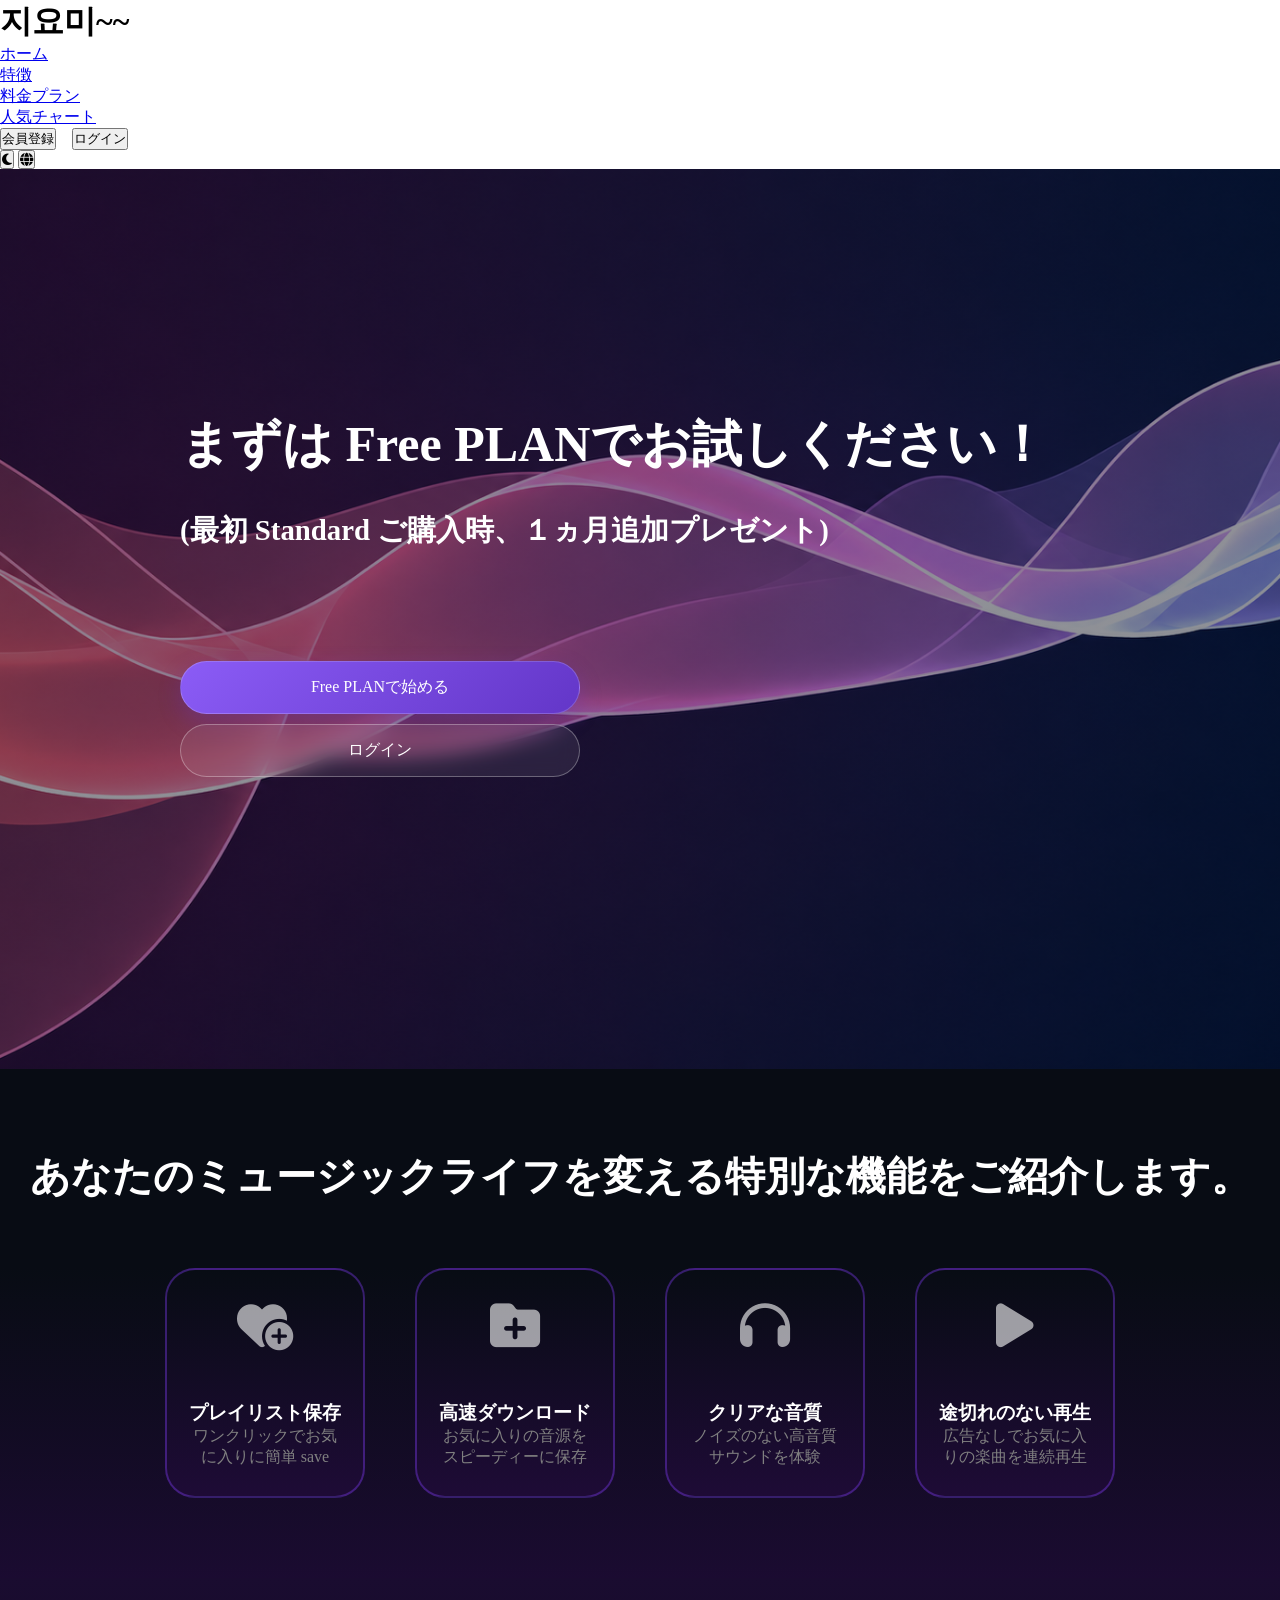
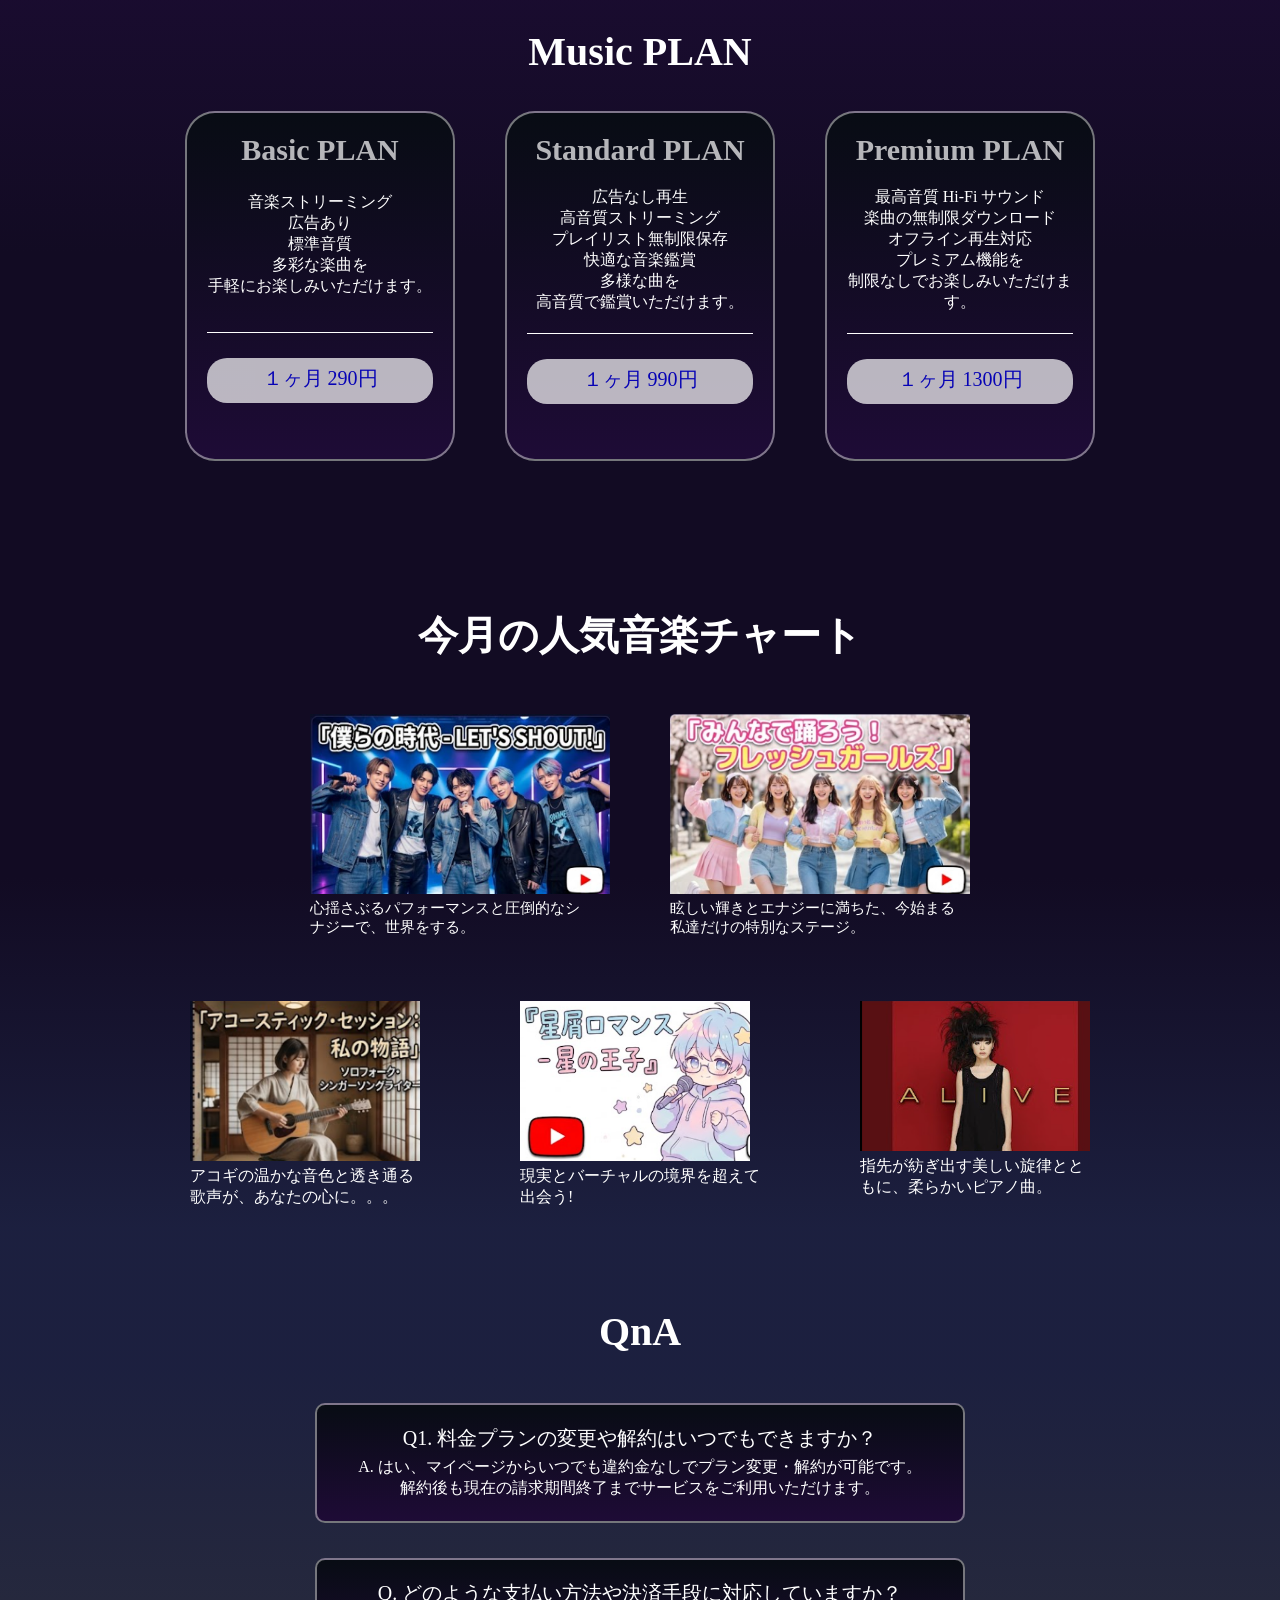
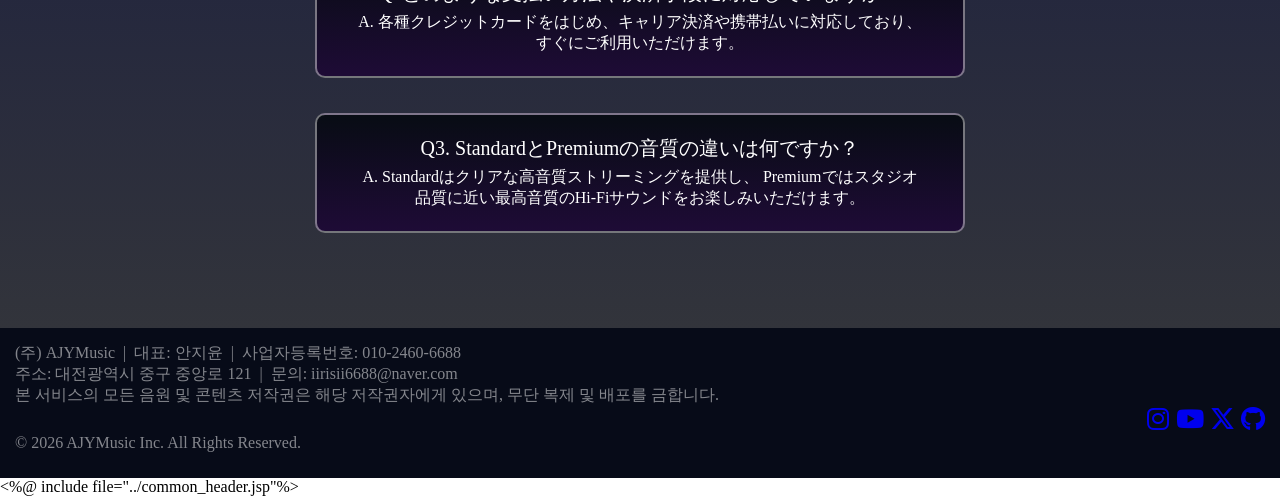
<file: 안지윤_개인프로젝트/src/main/webapp/index.html>
<!DOCTYPE html>
<html>
<head>
<meta charset="UTF-8">
<link rel="stylesheet"
	href="https://cdnjs.cloudflare.com/ajax/libs/font-awesome/6.5.2/css/all.min.css">
<title>Track27 안지윤</title>
<link href="main.css" rel="stylesheet">
<script src="member/login_function.js" defer></script> <!-- 기능가져와서쓸때 링크걸어줘야됨 -->
</head>
<body>

	<header id="header">

		<div class="logo">
			<h1>지요미~~</h1>
		</div>

		<nav class="menu">
			<ul>
				<li><a href="#">ホーム</a></li>
				<li><a href="#">特徴</a></li>
				<li><a href="#">料金プラン</a></li>
				<li><a href="#">人気チャート</a></li>
			</ul>
		</nav>

		<div class="right-menu">

			<div class="memberLogin">


				<button class="join">会員登録</button>
				&nbsp;&nbsp;
				<button class="login">ログイン</button>
			</div>

			<button class="darkmood_moon" type="button">
				<i class="fa-solid fa-moon"></i>
			</button>
			<button class="change_lenguage" type="button">
				<i class="fa-solid fa-globe"></i>
			</button>


		</div>

	</header>
	<section id="hero">
		<div class="title">
			<h1 class="title_1">まずは Free PLANでお試しください！</h1>
			<p>(最初 Standard ご購入時、１ヵ月追加プレゼント)</p>
		</div>

		<button class="button_1">Free PLANで始める</button>
		<button class="button_2">ログイン</button>

	</section>








	<section id="features">
		<!-- 기능 -->


		<div class="box_0">
			<h2>あなたのミュージックライフを変える特別な機能をご紹介します。</h2>
		</div>
		<div class="box_container">

			<div class="box_1">

				<div class="features_icon">
					<i class="fa-solid fa-heart-circle-plus"></i>
				</div>
				<h3>プレイリスト保存</h3>
				<p>ワンクリックでお気に入りに簡単 save</p>
			</div>

			<div class="box_1">

				<div class="features_icon">
					<i class="fa-solid fa-folder-plus"></i>
				</div>
				<h3>高速ダウンロード</h3>
				<p>お気に入りの音源をスピーディーに保存</p>
			</div>

			<div class="box_1">

				<div class="features_icon">
					<i class="fa-solid fa-headphones"></i>
				</div>
				<h3>クリアな音質</h3>
				<p>ノイズのない高音質サウンドを体験</p>
			</div>

			<div class="box_1">

				<div class="features_icon">
					<i class="fa-solid fa-play"></i>
				</div>
				<h3>途切れのない再生</h3>
				<p>広告なしでお気に入りの楽曲を連続再生</p>
			</div>

		</div>
	</section>





	<section id="pricing">
		<h1>Music PLAN</h1>
		<div class="pricing_container">

			<div class="pricing_box_1">


				<h3>Basic PLAN</h3>
				<div class="pricing_title">
					<p>音楽ストリーミング</p>
					<p>広告あり</p>
					<p>標準音質</p>
					<p>多彩な楽曲を</p>
					<p>手軽にお楽しみいただけます。</p>
				</div>

				<div class="price">
					<a href="#">１ヶ月 290円</a>
				</div>
			</div>

			<div class="pricing_box_1">


				<h3>Standard PLAN</h3>
				<div class="pricing_title2">
					<p>広告なし再生</p>
					<p>高音質ストリーミング</p>
					<p>プレイリスト無制限保存</p>
					<p>快適な音楽鑑賞</p>
					<p>多様な曲を</p>
					<p>高音質で鑑賞いただけます。</p>

				</div>
				<div class="price">
					<a href="#">１ヶ月 990円</a>
				</div>
			</div>

			<div class="pricing_box_1">


				<h3>Premium PLAN</h3>
				<div class="pricing_title3">
					<p>最高音質 Hi-Fi サウンド</p>
					<p>楽曲の無制限ダウンロード</p>
					<p>オフライン再生対応</p>
					<p>プレミアム機能を</p>
					<p>制限なしでお楽しみいただけます。</p>
				</div>

				<div class="price">
					<a href="#">１ヶ月 1300円</a>
				</div>

			</div>

		</div>

	</section>


	<section id="popular">


		<h1>今月の人気音楽チャート</h1>
		<div class="popular_container">

			<div>
				<div class="popular_box_1"></div>
				<p>
					心揺さぶるパフォーマンスと圧倒的なシ<br>ナジーで、世界をする。
				</p>
			</div>

			<div>
				<div class="popular_box_2"></div>
				<p>
					眩しい輝きとエナジーに満ちた、今始まる<br>私達だけの特別なステージ。
				</p>
			</div>
		</div>





		<div class="popular_container_2">
			<div>
				<div class="popular_box_3"></div>
				<p>
					アコギの温かな音色と透き通る<br>歌声が、あなたの心に。。。
				</p>
			</div>
			<div>
				<div class="popular_box_4"></div>
				<p>
					現実とバーチャルの境界を超えて<br>出会う!
				</p>
			</div>
			<div>
				<div class="popular_box_5"></div>
				<p>
					指先が紡ぎ出す美しい旋律とと<br>もに、柔らかいピアノ曲。
				</p>
			</div>
		</div>


	</section>



	<section id="Qna">
		<h1>QnA</h1>
		<div class="qna_container">

			<div class="question_1">
				<p class="question_font">Q1. 料金プランの変更や解約はいつでもできますか？</p>

				<div class="answer_1">
					<p>A. はい、マイページからいつでも違約金なしでプラン変更・解約が可能です。
						解約後も現在の請求期間終了までサービスをご利用いただけます。</p>

				</div>
			</div>

			<div class="question_1">
				<p class="question_font">Q. どのような支払い方法や決済手段に対応していますか？</p>

				<div class="answer_1">
					<p>A. 各種クレジットカードをはじめ、キャリア決済や携帯払いに対応しており、すぐにご利用いただけます。</p>

				</div>
			</div>
			<div class="question_1">
				<p class="question_font">Q3. StandardとPremiumの音質の違いは何ですか？</p>

				<div class="answer_1">
					<p>A. Standardはクリアな高音質ストリーミングを提供し、
						Premiumではスタジオ品質に近い最高音質のHi-Fiサウンドをお楽しみいただけます。</p>

				</div>
			</div>


		</div>



	</section>


	<footer id="footer">
		<div class="footer_info">
			<p>(주) AJYMusic &nbsp;|&nbsp; 대표: 안지윤 &nbsp;|&nbsp; 사업자등록번호:
				010-2460-6688</p>
			<p>주소: 대전광역시 중구 중앙로 121 &nbsp;|&nbsp; 문의: iirisii6688@naver.com</p>
			<p class="notice">본 서비스의 모든 음원 및 콘텐츠 저작권은 해당 저작권자에게 있으며, 무단 복제 및
				배포를 금합니다.</p>
		</div>
		<div class="footer_social">
			<a href="#" aria-label="Instagram"><i
				class="fa-brands fa-instagram"></i></a> <a href="#" aria-label="YouTube"><i
				class="fa-brands fa-youtube"></i></a> <a href="#" aria-label="X-Twitter"><i
				class="fa-brands fa-x-twitter"></i></a> <a href="#" aria-label="Github"><i
				class="fa-brands fa-github"></i></a>
		</div>

		<!-- 하단: 저작권 문구 -->
		<div class="footer_bottom">
			<p>© 2026 AJYMusic Inc. All Rights Reserved.</p>
		</div>



	</footer>

	<%@ include file="../common_header.jsp"%>
</body>
</html>
</file>
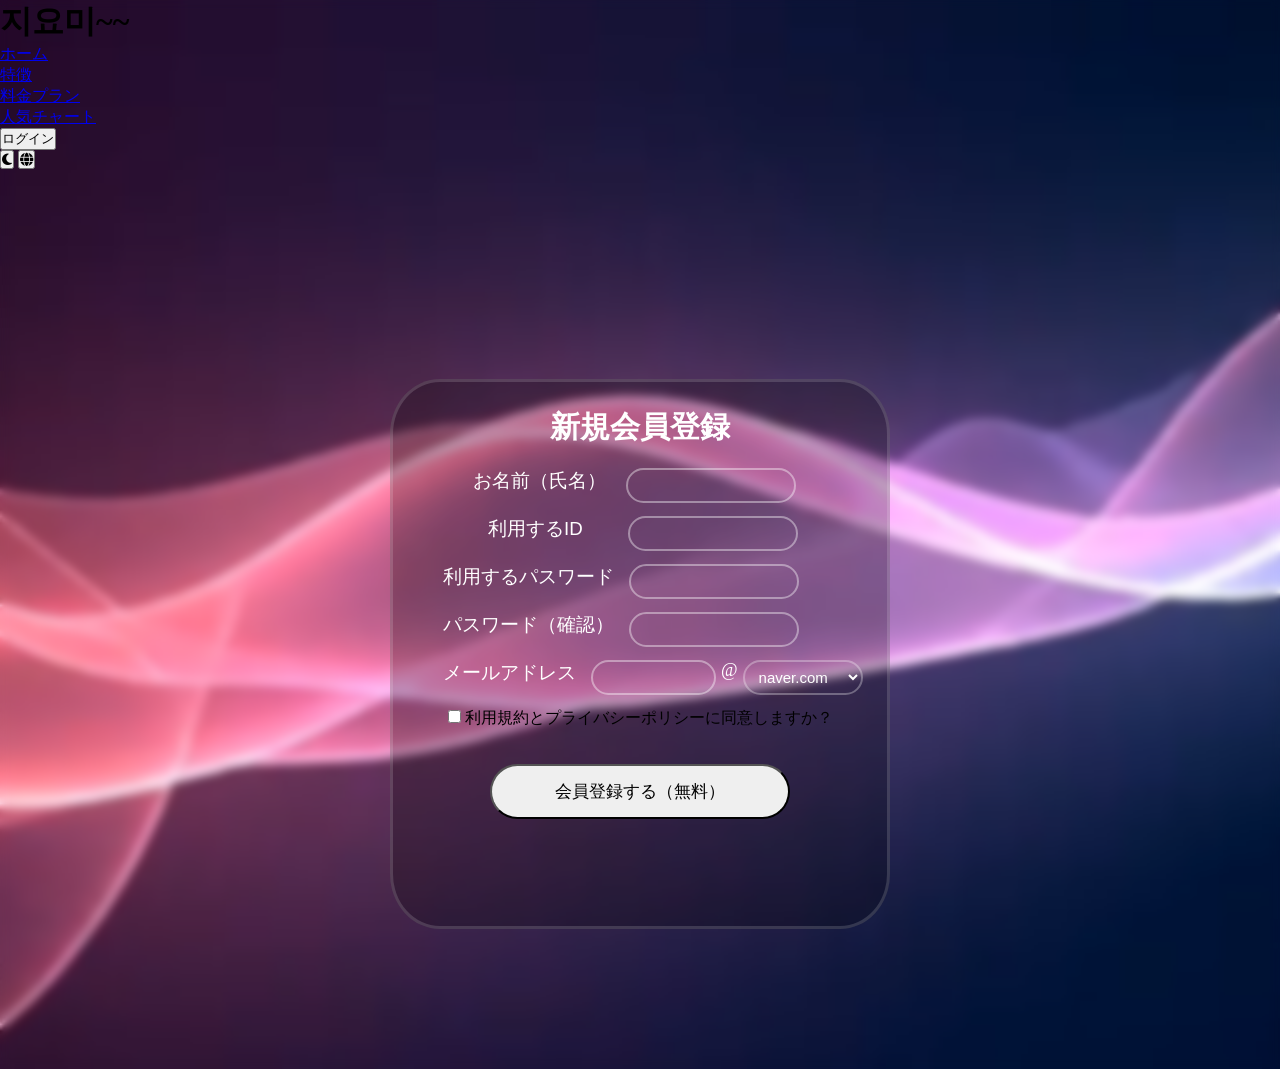
<file: 안지윤_개인프로젝트/src/main/webapp/member/member_join.html>
<!DOCTYPE html>
<html>
<head>
<meta charset="UTF-8">
<link rel="stylesheet"
	href="https://cdnjs.cloudflare.com/ajax/libs/font-awesome/6.5.2/css/all.min.css">
<title>Track27 안지윤</title>
<title>Insert title here</title>
<link href="member.css" rel="stylesheet">
</head>
<body>

<header id="header">

		<div class="logo">
			<h1>지요미~~</h1>
		</div>

		<nav class="menu">
			<ul>
				<li><a href="../index.jsp">ホーム</a></li>
				<li><a href="#">特徴</a></li>
				<li><a href="#">料金プラン</a></li>
				<li><a href="#">人気チャート</a></li>
			</ul>
		</nav>

		<div class="right-menu">

			<div class="memberLogin">


				
				<button class="login">ログイン</button>
			</div>

			<button class="darkmood_moon" type="button">
				<i class="fa-solid fa-moon"></i>
			</button>
			<button class="change_lenguage" type="button">
				<i class="fa-solid fa-globe"></i>
			</button>


		</div>
</header>

<section id="join_section">

<div class="join_container">

<h1>新規会員登録</h1>

<div class="join_question">

<div class="join_group">

<h3 class="namebox">お名前（氏名）</h3>
<input type ="text" class="name_input">
</div>

<div class="join_group">
<h3 class="idbox">利用するID </h3>
<input type ="text" class="id_input">
</div>

<div class="join_group">
<h3 >利用するパスワード</h3>
<input type ="password" class="password_input">
</div>

<div class="join_group">
<h3>パスワード（確認）</h3>
<input type ="password" class="password_input">
</div>


<!-- <div class="join_group">
<h3 class="tellbox">電話番号</h3>
<input type="text" class="tell_input">

</div> -->


<div class="join_group">
<h3>メールアドレス</h3>
<input type="text" class="mail_input">
<span class="address_sign">@</span>
<select class="mail_addre">
<option>naver.com</option>
<option>daum.net</option>
<option>google.com</option>

</select>
</div>
<!-- <h3>PLAN選択</h3>
<input type="radio" class="plan_input">Basic PLAN
<input type="radio" class="plan_input">Standard PLAN
<input type="radio" class="plan_input">Premium PLAN -->
</div>


<input type="checkbox" class="check_info">
<span class="info_text">利用規約とプライバシーポリシーに同意しますか？</span>

<div class="join_button">
<button type="button">
会員登録する（無料）
</button>
</div>



</div>

   </section>

</body>

</html>
</file>
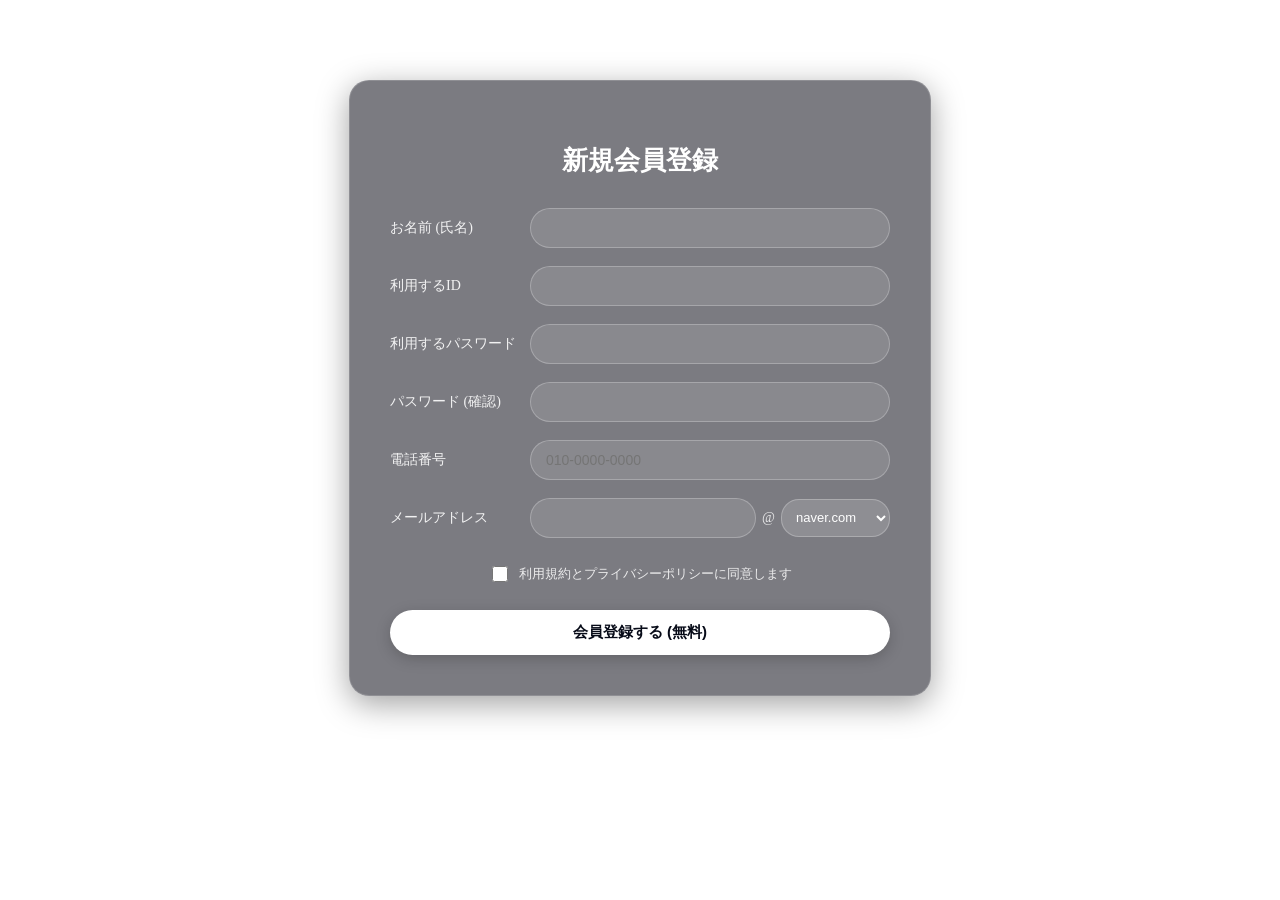
<file: 안지윤_개인프로젝트/src/main/webapp/member/member_join2.html>
<!DOCTYPE html>
<html>
<head>
<meta charset="UTF-8">
<link rel="stylesheet"
	href="https://cdnjs.cloudflare.com/ajax/libs/font-awesome/6.5.2/css/all.min.css">
<title>Track27 안지윤</title>
<title>Insert title here</title>
<link href="member2.css" rel="stylesheet">
</head>
<body>
<div class="join_container">
	<h2>新規会員登録</h2>

	<form action="#" method="post">
		<!-- 이름 -->
		<div class="form_group">
			<label for="userName">お名前 (氏名)</label>
			<input type="text" id="userName" class="input_style" required>
		</div>

		<!-- 아이디 -->
		<div class="form_group">
			<label for="userId">利用するID</label>
			<input type="text" id="userId" class="input_style" required>
		</div>

		<!-- 비밀번호 -->
		<div class="form_group">
			<label for="userPw">利用するパスワード</label>
			<input type="password" id="userPw" class="input_style" required>
		</div>

		<!-- 비밀번호 확인 -->
		<div class="form_group">
			<label for="userPwConfirm">パスワード (確認)</label>
			<input type="password" id="userPwConfirm" class="input_style" required>
		</div>

		<!-- 전화번호 -->
		<div class="form_group">
			<label for="userPhone">電話番号</label>
			<input type="tel" id="userPhone" class="input_style" placeholder="010-0000-0000">
		</div>

		<!-- 이메일 -->
		<div class="form_group">
			<label>メールアドレス</label>
			<div class="email_group">
				<input type="text" class="input_style email_input">
				<span class="email_at">@</span>
				<select class="email_select">
					<option value="naver.com">naver.com</option>
					<option value="gmail.com">gmail.com</option>
					<option value="yahoo.co.jp">yahoo.co.jp</option>
					<option value="direct">直接入力</option>
				</select>
			</div>
		</div>

		<!-- 약관 동의 -->
		<label class="agree_group">
			<input type="checkbox" required>
			<span>利用規約とプライバシーポリシーに同意します</span>
		</label>

		<!-- 등록 버튼 -->
		<div class="submit_btn_box">
			<button type="submit" class="submit_btn">会員登録する (無料)</button>
		</div>
	</form>
</div>
</body>
</html>
</file>
<file: 안지윤_개인프로젝트/src/main/webapp/main.css>
@charset "UTF-8";

* {
	margin: 0;
	padding: 0;
	box-sizing: border-box;
}


.container {
	
	width: 100%;
	max-width: 1000px;
	height: 100%;
	margin: 0 auto;
	border: 2px dashed red; /* 컨테이너 확인용 */
}

/* #header {
	width: 100%;
	height: 70px;
	background: #070b18;
	display: flex;
	align-items: center;
	padding: 0 35px;
	position: fixed;
	top: 0;
	left: 0;
	z-index: 1000;
}
#header h1 {
	color: white;
}

.darkmood_moon {
	background: none;
	border: none;
	cursor: pointer;
	font-size: 1.2rem;
	color: #f1c40f; 항상 노란색으로 고정
	padding: 5px 10px;
}

.change_lenguage {
	background: none;
	border: none;
	cursor: pointer;
	font-size: 1.2rem;
	color: #1da1f2;
	padding: 5px 10px;
}

.memberLogin {
	display: flex;
}

.join {
	
	width: 95px;
	height: 50px;
	padding: 12px 10px 10px 12px;
	background-color: white;
	border-radius: 50px;
	text-align:center;
	font-family: "Yu Gothic UI";
	color: white;
	background-color: rgba(50, 10, 92);
	border-color: gray;
	cursor:pointer;
	border : 1px solid gray;
}

.login {
	width: 95px;
	height: 50px;
	padding: 12px 10px 10px 12px;
	background-color: white;
	border-radius: 50px;
	text-align: center;
	font-family: "Yu Gothic UI";
	color: white;
	background-color: rgba(50, 10, 92);
	margin-top: 0px;
	border: 1px solid gray;
	cursor: pointer;
}

.login:hover, .join:hover {
	background-color: #9665cf;
	color: black;
	border: 1px solid white;
}

.logo {
	flex: 1;
}

.menu {
	flex: 1;
	display: flex;
	justify-content: center;
}

.menu ul {
	display: flex;
	gap: 60px;
	list-style: none;
}

.menu a {
	text-decoration: none;
	color: white;
}

.right-menu {
	flex: 1;
	display: flex;
	justify-content: flex-end;
	align-items: center;
	gap: 25px;
}
 */
 
 html {
    scroll-behavior: smooth;
}
 #features{scroll-margin-top: 90px;}
#pricing {
    scroll-margin-top: 90px;
}
 
.logo a {
    text-decoration: none;
    color: white;
}

.logo a:visited {
    color: white;
}

.logo a:hover {
    text-decoration: none;
}

.logo a:active {
    color: white;
}
#hero {
	display: flex;
	flex-direction: column;
	justify-content: center;
	align-items: flex-start;
	text-align: left;
	padding-top: 100px;
	padding-bottom: 150px;
	padding-left: 180px;
	height: 100vh;
	background: linear-gradient(rgba(7, 11, 24, 0.45), rgba(7, 11, 24, 0.45)),
		url("images/원본백터이미지.png");
	background-color: black;
	background-repeat: no-repeat;
	background-position: center;
	background-size: cover;
}

/* hero 로그인,회원가입
 */.button_1 {
	cursor: pointer;

	width: 400px;
	border-radius: 50px;
	padding: 15px 15px 15px 15px;
	margin-bottom: 10px;

	font-size: 16px;
	font-family: "Yu Gothic UI";

	color: white;

	border: 1px solid rgba(255, 255, 255, 0.18);

	background: linear-gradient(
		135deg,
		#8b5cf6,
		#6336c8
	);

	box-shadow:
		0 8px 22px rgba(99, 54, 200, 0.3);

	transition: 0.25s;
}


.button_1:hover {
	background: linear-gradient(
		135deg,
		#a16df8,
		#7548df
	);

	transform: translateY(-2px);

	box-shadow:
		0 12px 28px rgba(99, 54, 200, 0.45);
}



.button_2 {
	cursor: pointer;

	width: 400px;
	border-radius: 50px;
	padding: 15px 15px 15px 15px;

	font-size: 16px;
	font-family: "Yu Gothic UI";

	color: white;

	border: 1px solid rgba(255, 255, 255, 0.3);

	background: rgba(255, 255, 255, 0.08);

	backdrop-filter: blur(10px);

	transition: 0.25s;
}


.button_2:hover {
	background: rgba(255, 255, 255, 0.16);

	border-color: rgba(255, 255, 255, 0.55);

	transform: translateY(-2px);
}


.button_1:active,
.button_2:active {
	transform: translateY(0);
}


/*hero첫화면문구 */
h1.title_1 {
	height: 100px;
	font-size: 50px;
	font-weight: 700;
	color: white;
}

.title p {
	font-size: 1.8rem;
	font-weight: 650;
	color: white;
	padding-bottom: 110px;
}

/*features 박스  */
#features {
	background-color: #080c14;
}

#features h2 {
	color: white;
	padding-top: 80px;
	font-size: 40px;
	text-align: center;
	background-color: #080c14;
}

.box_container {
	display: flex;
	justify-content: center;
	align-items: stretch;
	gap: 50px;
	width: 100%;
	margin-top: 5%;
	background-image: linear-gradient(to bottom, rgba(8, 12, 20, 0.9) 0%,
		/* 위: 어두운 딥네이비 (90% 불투명) */
    rgba(30, 11, 54, 0.85) 100% /* 아래: 어두운 보라색 (85% 불투명) */ 
);
}

.box_1 {
	/* 기존 배치/크기 속성 */
	width: 200px;
	height: 230px;
	margin-bottom: 30px;
	border-radius: 30px;
	text-align: center;
	padding: 20px;
	overflow: hidden;
	margin-bottom: 80px;
	/* 어두운 네이비 -> 아래쪽 어두운 보라 그라데이션 */
	background-image: linear-gradient(to bottom, #080c14 0%, #1e0b36 100%);
	/* 🛑 [핵심] 평소에도 잘 보이는 은은한 보라색 테두리 */
	border: 2px solid rgba(124, 58, 237, 0.4);
	/* Smooth한 전환 애니메이션 효과 (테두리, 위치, 빛 연출) */
	transition: transform 0.3s ease, border-color 0.3s ease, box-shadow 0.3s
		ease;
	/* 내부 요소 수직 중앙 정렬 */
	display: flex;
	flex-direction: column;
	align-items: center;
	justify-content: center;
}

.features_icon {
	opacity: 60%;
	font-size: 50px;
	height: 55%;
	color: white;
}

/* 2. 마우스 호버 상태 (빛나는 효과) */
.box_1:hover {
	/* 살짝 위로 이동 */
	transform: translateY(-6px);
	/* 🛑 [핵심 1] 테두리가 아주 밝고 선명한 보라색으로 변함 */
	border-color: #a78bfa;
	/* 🛑 [핵심 2] 보라색 네온 빛이 퍼지는 box-shadow 효과 */
	box-shadow: 0 0 20px rgba(167, 139, 250, 0.6), 0 0 40px
		rgba(124, 58, 237, 0.3);
}

.box_1 h3 {
	color: white;
}

.box_1 p {
	color: gray;
}

#pricing {
	background-color: navy;
	background-image: linear-gradient(to top, /* 위: 어두운 딥네이비 (90% 불투명) */
    rgba(18, 11, 35, 1) 50%, rgba(26, 12, 48) 100%
		/* 아래: 어두운 보라색 (85% 불투명) */ 
);
	padding-top: 50px;
	height: 550px;
}

#pricing h1 {
	color: white;
	font-size: 40px;
	text-align: center;
}

#pricing h3 {
	font-size: 30px;
	color: white;
	text-align: center;
	opacity: 0.7;
}

.pricing_title {
	margin-top: 25px;
	border-bottom: 1px solid white;
	padding-bottom: 35px;
}

.pricing_title .price {
	color: white;
}

/* .pricing_title li{
	
	color:white;
	text-align: center;
	
} */
#pricing p {
	color: white;
	text-align: center;
}

.pricing_container {
	display: flex;
	justify-content: center;
	margin-top: 4%;
	margin-bottom: 0px;
	gap: 50px;
}

.pricing_box_1 {
	background-color: navy;
	width: 270px;
	height: 350px;
	margin-top: -15px;
	margin-bottom: 30px;
	border-radius: 30px;
	padding: 20px 20px 20px 20px;
	/* 어두운 네이비 -> 아래쪽 어두운 보라 그라데이션 */
	background-image: linear-gradient(to bottom, #080c14 0%, #1e0b36 100%);
	/* 🛑 [핵심] 평소에도 잘 보이는 은은한 보라색 테두리 */
	border: 2px solid rgba(225, 225, 225, 0.5);
	/*   // border: 2px solid rgba(124, 58, 237, 0.4);  */
	/* Smooth한 전환 애니메이션 효과 (테두리, 위치, 빛 연출) */
	transition: transform 0.3s ease, border-color 0.3s ease, box-shadow 0.3s
		ease;
}

/*가격상자+가격상자글씨  */
.price {
	height: 45px;
	margin-top: 25px;
	border-radius: 20px;
	background-color: white;
	display: block;
	opacity: 70%;
}

.price a {
	padding-top: 7px;
	display: block;
	text-decoration: none;
	text-align: center;
	font-size: 20px;
}

.pricing_title2 {
	margin-top: 20px;
	border-bottom: 1px solid white;
	padding-bottom: 20px;
}

.pricing_title3 {
	margin-top: 20px;
	border-bottom: 1px solid white;
	padding-bottom: 20px;
}

#popular {
	background-color: navy;
	background-image: linear-gradient(to bottom, /* 위: 어두운 딥네이비 (90% 불투명) */
    rgba(18, 11, 35, 1) 50%, rgba(31, 35, 56, 0.9) 100%
		/* 아래: 어두운 보라색 (85% 불투명) */ 
);
	height: 700px;
}

#popular h1 {
	padding-top: 80px;
	color: white;
	font-size: 40px;
	text-align: center;
}

.popular_container {
	display: flex;
	justify-content: center;
	margin-top: 4%;
	margin-bottom: 0px;
	gap: 60px;
	color: white;
	font-size: 15px;
}

.popular_box_1 {
	background-size: cover;
	background-image: url('images/보이그룹.png');
	width: 300px;
	height: 180px;
	padding: 20px 20px 20px 20px;
	margin-bottom: 5px;
}

.popular_box_2 {
	background-size: cover;
	background-image: url('images/걸그룹홍보영상.png');
	background-color: white;
	width: 300px;
	height: 180px;
	margin-bottom: 5px;
	padding: 20px 20px 20px 20px;
}

.popular_container_2 {
	display: flex;
	justify-content: center;
	margin-top: 5%;
	margin-bottom: 0px;
	gap: 100px;
	color: white;
	margin-bottom: 5px;
}

.popular_box_3 {
	background-size: cover;
	background-image: url('images/라이브사진.png');
	background-color: white;
	width: 230px;
	height: 160px;
	margin-bottom: 5px;
}

.popular_box_4 {
	background-size: cover;
	background-image: url('images/버추얼노래.png');
	background-color: white;
	width: 230px;
	height: 160px;
	margin-bottom: 5px;
}

.popular_box_5 {
	background-size: cover;
	background-image: url('images/히로미앨범사진.png');
	background-color: white;
	width: 230px;
	height: 150px;
	margin-bottom: 5px;
}

#Qna {
	background-color: navy;
	background-image: linear-gradient(to bottom, rgba(31, 35, 56, 0.9) 20%,
		rgba(50, 52, 59, 1) 100%);
	/* background-color:#403d42; */
	height: 700px;
}

#Qna h1 {
	padding-top: 80px;
	color: white;
	font-size: 40px;
	text-align: center;
}

.qna_container {
	display: flex;
	flex-direction: column;
	align-items: center;
	gap: 20px;
	width: 100%;
	margin-top: 3%;
	padding-top: 25px;
	/* margin-bottom: 80px; */
	align-content: center;
}

.question_1 {
	background-color: navy;
	width: 650px;
	height: 120px;
	margin-top: -15px;
	margin-bottom: 30px;
	border-radius: 10px;
	padding: 20px 20px 25px 20px;
	/* 어두운 네이비 -> 아래쪽 어두운 보라 그라데이션 */
	background-image: linear-gradient(to bottom, #080c14 0%, #1e0b36 100%);
	/* 🛑 [핵심] 평소에도 잘 보이는 은은한 보라색 테두리 */
	border: 2px solid rgba(225, 225, 225, 0.5);
	/*   // border: 2px solid rgba(124, 58, 237, 0.4);  */
	/* Smooth한 전환 애니메이션 효과 (테두리, 위치, 빛 연출) */
	transition: transform 0.3s ease, border-color 0.3s ease, box-shadow 0.3s
		ease;
}

.question_font {
	font-size: 20px;
}

.question_1 p {
	color: white;
	text-align: center;
}

.answer_1 {
	margin-top: -15px;
	margin-bottom: 30px;
	border-radius: 10px;
	padding: 20px 20px 20px 20px;
}

#footer {
	padding: 15px;
	height: 150px;
	background: #070b18;
}

#footer p {
	color: white;
	text-align: left;
	opacity: 0.5;
}

.footer_social {
	font-size: 25px;
	text-align: right;
}



/* ===============================
   로그인 모달 배경
================================ */

.modal_login {
    display: none;

    position: fixed;
    top: 0;
    left: 0;

    width: 100%;
    height: 100%;

    /* 뒤 배경 살짝 어둡게 */
    background: rgba(0, 0, 0, 0.62);

    display: none;
    justify-content: center;
    align-items: center;

    z-index: 9999;
}










/* ===============================
   로그인 모달 상자
================================ */

.login_container {
    position: relative;

    width: 430px;

    padding: 32px 28px 28px;

    text-align: center;

    /* 어두운 네이비 + 약간 투명 */
    background: rgba(10, 12, 28, 0.94);

    border-radius: 22px;

    /* 보라 테두리 */
    border: 1px solid rgba(168, 85, 247, 0.85);

    /* 보라 네온 */
    box-shadow:
        0 0 18px rgba(168, 85, 247, 0.32),
        0 0 45px rgba(124, 58, 237, 0.18);

    backdrop-filter: blur(15px);
}


/* ===============================
   닫기 X 버튼
================================ */

.login_exit {
    position: absolute;

    right: 20px;
    top: 15px;

    color: white;

    font-size: 28px;
    font-weight: 300;

    cursor: pointer;

    transition: 0.2s;
}

.login_exit:hover {
    color: #a855f7;
}


/* ===============================
   로그인 제목
================================ */

.modal_login h1 {
    color: white;

    font-size: 28px;

    margin-top: 25px;
    margin-bottom: 28px;

    font-family: "Yu Gothic UI";
}


/* ===============================
   ID / PASSWORD 영역
================================ */

.id_box,
.password_box {
    width: 100%;

    margin-bottom: 14px;

    text-align: left;
}


/* ===============================
   INPUT
================================ */

.id_input,
.password_input {
    width: 100%;
    height: 52px;

    padding: 0 18px;

    border-radius: 10px;

    border: 1px solid rgba(255, 255, 255, 0.22);

    background: rgba(255, 255, 255, 0.035);

    color: white;

    font-size: 15px;

    outline: none;

    transition: 0.25s;
}


/* placeholder */
.id_input::placeholder,
.password_input::placeholder {
    color: rgba(255, 255, 255, 0.42);
}


/* input 클릭했을 때 */
.id_input:focus,
.password_input:focus {
    border-color: #a855f7;

    box-shadow:
        0 0 0 3px rgba(168, 85, 247, 0.12),
        0 0 15px rgba(168, 85, 247, 0.18);
}


/* ===============================
   로그인 버튼
================================ */

.login_click {
    width: 100%;
    height: 52px;

    margin-top: 10px;

    border: none;
    border-radius: 10px;

    background: linear-gradient(
        135deg,
        #8b5cf6,
        #6d28d9
    );

    color: white;

    font-size: 16px;
    font-weight: 600;

    font-family: "Yu Gothic UI";

    cursor: pointer;

    transition: 0.25s;
}


.login_click:hover {
    transform: translateY(-2px);

    background: linear-gradient(
        135deg,
        #a855f7,
        #7c3aed
    );

    box-shadow:
        0 8px 20px rgba(124, 58, 237, 0.35);
}


/* ===============================
   회원가입 / 비밀번호 찾기
================================ */

.login_footer {
    margin-top: 18px;
}

.login_footer a {
    color: #b47cff;

    font-size: 14px;

    font-family: "Yu Gothic UI";

    text-decoration: none;

    margin: 0 8px;

    transition: 0.2s;
}

.login_footer a:hover {
    color: white;
}







/* 
모달배경
.modal_login{

	display:none;

	position:fixed;

	top:0;
	left:0;

	width:100%;
	height:100%;

	background:rgba(0,0,0,0.6);

	justify-content:center;
	align-items:center;

	z-index:9999;
}

모달상자
.login_container{

	width:400px;
	height:300px;

	background:rgba(238, 237, 247, 0.8);
 
	
	 border-radius:10px; 

	padding:30px;
	
	display:flexbox;
	justify-content:center;
	text-align:center;
	border: solid 3px gray;
	position:relative;
	 box-shadow: 0 0 40px rgba(225, 225, 225, 0.5); 
}


.login_exit{

	position:absolute;

	right:20px;
	top:10px;

	font-size:30px;

	cursor:pointer;

}



.id_box{
	
	justify-content: center;
	
}

.id_input{
	width:130px;
	height:30px;
	
}
.password_box {
		justify-content: center;
}

.password_input{
	width:130px;
	height:30px;
}


.modal_login h1{
	margin-bottom:10px;
	font-size: 37px;
}

.id_box {
	font-size:24px;
}

.password_box{
	font-size:24px;
}


.login_click{
	width: 150px;
	height: 35px;
	padding: 4px;
	background-color: white;
	border-radius: 10px; 
	text-align: center;
	font-family: "Yu Gothic UI";
	color:white;
	font-size:15px;
	
	background-color:black;
	padding-bottom:5px; 
	margin-top: 10px;
	border: 2px solid gray;
	cursor: pointer;
	
}
.login_footer{
	margin-top: 5px;
}

.login_footer a{
	
	font-size:15px;
	font-family:"Yu Gothic UI";
	color:gray; 
	text-decoration: none;  밑줄없애기
	
}
 */
/* ===============================
   로그인 후 회원 메뉴
================================ */

.login_user_menu {
    display: flex;
    align-items: center;
    gap: 10px;
}


/* ○○様、ようこそ */
.welcome_name {
    color: white;
    font-size: 14px;
    font-weight: 500;
    white-space: nowrap;

    padding-right: 12px;
    margin-right: 2px;

    border-right: 1px solid rgba(255, 255, 255, 0.25);
}


/* 내정보 / 로그아웃 공통 */
.myinfo_btn,
.logout_btn {
    height: 36px;

    padding: 0 16px;

    border-radius: 18px;
    border: 1px solid rgba(255, 255, 255, 0.25);

    background: rgba(255, 255, 255, 0.08);

    color: white;
    font-family: inherit;
    font-size: 13px;

    cursor: pointer;

    transition: all 0.2s ease;
}


/* 내정보 hover */
.myinfo_btn:hover {
    background: rgba(150, 101, 207, 0.7);
    border-color: #9665cf;
}


/* 로그아웃 hover */
.logout_btn:hover {
    background: rgba(255, 255, 255, 0.18);
    border-color: rgba(255, 255, 255, 0.5);
}
</file>
<file: 안지윤_개인프로젝트/src/main/webapp/member/member.css>
@charset "UTF-8";



* {
    margin: 0;
    padding: 0;
    box-sizing: border-box;
}


body {

    background-color: black;

    background-image:
        url("../images/움직이는선.png");

    background-size: cover;
    background-position: center;
    background-repeat: no-repeat;

    min-height: 100vh;

    backdrop-filter: blur(5px);
}



.modal_login {

    display: none;

    justify-content: center;
    align-items: center;

    width: 100%;
    height: 100%;

    position: fixed;

    top: 0;
    left: 0;

    background-color:
        rgba(0,0,0,0.75);

    z-index: 2000;
}




#join_section {

    min-height: 100vh;

    display: flex;

    justify-content: center;
    align-items: center;
}


.join_question {

    padding-left: 50px;
}


.join_container {

    margin-top: 70px;

    width: 500px;
    height: 550px;

    border-radius: 10%;

    background-color:
        rgba(0,0,0,0.25);

    backdrop-filter: blur(15px);
    -webkit-backdrop-filter: blur(15px);

    text-align: center;

    padding-top: 25px;

    border:
        3px solid rgba(255,255,255,0.15);
}


.join_container h1 {

    font-size: 30px;

    font-family:
        "Noto Sans JP",
        sans-serif;

    font-weight: 600;

    color: white;

    margin-bottom: 20px;
}


.join_container h3 {

    font-family:
        "Noto Sans JP",
        sans-serif;

    font-weight: 400;

    color: white;
}


.join_group {

    display: flex;
}



/* 이름 */
.name_input {

    width: 170px;
    height: 35px;

    margin-bottom: 13px;

    border-radius: 25px;

    border:
        2px solid rgba(255,255,255,0.4);

    padding-left: 20px;

    background: transparent;

    color: white;

    outline: none;

    font-size: 17px;
}


.namebox {

    margin-left: 30px;
    margin-right: 20px;
}



/* ID */
.idbox {

    margin-left: 45px;
    margin-right: 30px;
}


.id_input {

    width: 170px;
    height: 35px;

    margin-bottom: 13px;
    margin-left: 15px;

    border:
        2px solid rgba(255,255,255,0.4);

    border-radius: 25px;

    padding-left: 20px;

    background: transparent;

    color: white;

    outline: none;

    font-size: 17px;
}



/* 비밀번호 */
.password_input,
.password_check {

    width: 170px;
    height: 35px;

    margin-bottom: 13px;
    margin-left: 15px;

    border:
        2px solid rgba(255,255,255,0.4);

    border-radius: 25px;

    padding-left: 20px;

    background: transparent;

    color: white;

    outline: none;

    font-size: 17px;
}



/* 이메일 */
.mail_input {

    width: 125px;
    height: 35px;

    margin-bottom: 13px;
    margin-left: 15px;

    border:
        2px solid rgba(255,255,255,0.4);

    border-radius: 25px;

    padding-left: 20px;

    background: transparent;

    color: white;

    outline: none;

    font-size: 17px;
}


.mail_addre {

    width: 120px;
    height: 35px;

    margin-bottom: 13px;

    background-color: transparent;

    color: white;

    border:
        2px solid rgba(255,255,255,0.3);

    border-radius: 20px;

    padding: 5px 10px;

    outline: none;

    font-size: 15px;
}


.mail_addre option {

    background-color: black;

    color: white;
}


.address_sign {

    margin-left: 5px;
    margin-right: 5px;

    color: white;

    font-size: 18px;
}



/* focus */
.name_input:focus,
.id_input:focus,
.password_input:focus,
.password_check:focus,
.mail_input:focus,
.mail_addre:focus {

    color: white !important;

    border-color: #ffffff;

    box-shadow:
        0 0 10px rgba(255,255,255,0.4);
}



/* 회원가입 버튼 */

.join_button button {

    height: 55px;
    width: 300px;

    margin-top: 35px;

    font-family:
        "Noto Sans JP",
        sans-serif;

    font-weight: 500;

    font-size: 17px;

    border-radius: 30px;

    cursor: pointer;

    transition: 0.3s;
}


.join_button button:hover {

    border-color: #ffffff;

    box-shadow:
        0 0 15px rgba(255,255,255,0.6);
}



/* ID 중복확인 */

.id_check_btn {

    width: 95px;
    height: 35px;

    margin-left: 10px;

    border:
        1px solid rgba(255,255,255,0.4);

    border-radius: 20px;

    background-color:
        rgba(50,10,92,0.8);

    color: white;

    font-family:
        "Noto Sans JP",
        sans-serif;

    font-size: 13px;

    font-weight: 500;

    cursor: pointer;

    transition: 0.3s;
}


.id_check_btn:hover {

    background-color: #9665cf;

    border-color: white;

    box-shadow:
        0 0 10px rgba(255,255,255,0.4);
}


.id_check_btn:active {

    transform: scale(0.96);
}




#myinfo_section {

    min-height:
        calc(100vh - 80px);

    display: flex;

    justify-content: center;
    align-items: center;

    padding: 30px 20px;

    box-sizing: border-box;
}



/* 전체 카드 */

.myinfo_container {

    width: 560px;

    padding:
        60px 45px 60px;

    box-sizing: border-box;

    border-radius: 28px;

    background:
        rgba(20,15,50,0.45);

    border:
        2px solid rgba(255,255,255,0.22);

    backdrop-filter:
        blur(12px);

    -webkit-backdrop-filter:
        blur(12px);

    box-shadow:
        0 15px 40px rgba(0,0,0,0.25);

    transform:
        translateY(55px);
}



/* 제목 */

.myinfo_container h1 {

    margin: 0;

    text-align: center;

    color: white;

    font-size: 27px;
}


.myinfo_title_line {

    width: 55px;
    height: 3px;

    margin:
        8px auto 20px;

    border-radius: 10px;

    background:
        linear-gradient(
            90deg,
            #ff73b9,
            #7857ff
        );
}



/* 한 줄 */

.myinfo_group {

    display: flex;

    align-items: center;

    padding: 9px 0;

    border-bottom:
        1px solid rgba(255,255,255,0.08);
}



/* 왼쪽 */

.myinfo_label {

    width: 185px;

    display: flex;

    align-items: center;

    gap: 12px;

    color: white;

    flex-shrink: 0;
}


.myinfo_label i {

    width: 25px;

    text-align: center;

    font-size: 19px;

    color: #f2a0ff;
}


.myinfo_label h3 {

    margin: 0;

    font-size: 15px;

    font-weight: 600;
}



/* 오른쪽 */

.myinfo_value {

    flex: 1;

    min-height: 42px;

    display: flex;

    align-items: center;

    padding:
        0 15px;

    box-sizing: border-box;

    border-radius: 13px;

    background:
        rgba(20,15,50,0.25);

    border:
        1px solid rgba(255,255,255,0.3);

    color: white;

    font-size: 15px;
}


.myinfo_value:has(input) {

    padding: 0;

    background: transparent;

    border: none;
}


.myinfo_value input {

    width: 100%;
    height: 42px;

    margin: 0;

    padding:
        0 15px;

    box-sizing: border-box;

    border-radius: 13px;

    background:
        rgba(20,15,50,0.25);

    border:
        1px solid rgba(255,255,255,0.3);

    color: white;

    font-size: 15px;

    outline: none;
}


.myinfo_value input:focus {

    border-color: #ffffff;

    box-shadow:
        0 0 10px rgba(255,255,255,0.4);
}


.myinfo_value input::placeholder {

    color:
        rgba(255,255,255,0.45);
}


.myinfo_value input[readonly] {

    background:
        rgba(20,15,50,0.25);

    color:
        rgba(255,255,255,0.75);
}




.myinfo_email_group {

    display: flex;

    align-items: center;

    padding: 9px 0;

    border-bottom:
        1px solid rgba(255,255,255,0.08);
}


.myinfo_email_group .myinfo_label {

    width: 185px;

    flex-shrink: 0;
}


.myinfo_email_value {

    flex: 1;

    display: flex;

    align-items: center;

    gap: 6px;

    min-width: 0;
}


.myinfo_email_value .mail_input {

    width: 115px;
    height: 42px;

    margin: 0;

    padding:
        0 12px;

    box-sizing: border-box;

    border-radius: 13px;

    background:
        rgba(20,15,50,0.25);

    border:
        1px solid rgba(255,255,255,0.3);

    color: white;

    font-size: 14px;

    outline: none;
}


.myinfo_email_value .address_sign {

    margin: 0;

    color: white;

    font-size: 16px;

    flex-shrink: 0;
}


.myinfo_email_value .mail_addre {

    width: 125px;
    height: 42px;

    margin: 0;

    padding:
        0 10px;

    box-sizing: border-box;

    border-radius: 13px;

    background:
        rgba(20,15,50,0.7);

    border:
        1px solid rgba(255,255,255,0.3);

    color: white;

    font-size: 13px;

    outline: none;
}


.myinfo_email_value .mail_addre option {

    background-color:
        #100b28;

    color: white;
}


.myinfo_email_value .mail_input:focus,
.myinfo_email_value .mail_addre:focus {

    border-color: white;

    box-shadow:
        0 0 10px rgba(255,255,255,0.4);
}




.myinfo_button_box {

    display: flex;

    justify-content: center;

    align-items: center;

    gap: 10px;

    margin-top: 25px;
}


.myinfo_button_box button {

    width: 145px;
    height: 45px;

    border-radius: 25px;

    font-size: 14px;

    font-weight: bold;

    cursor: pointer;

    transition: 0.25s;
}



/* 정보수정 */

.myinfo_update_btn {

    color: white;

    border: none;

    background:
        linear-gradient(
            90deg,
            #d84fa8,
            #7045db
        );
}


.myinfo_update_btn:hover {

    box-shadow:
        0 0 14px rgba(216,79,168,0.55);

    transform:
        translateY(-1px);
}



/* 뒤로가기 */

.myinfo_back_btn {

    color: white;

    background:
        rgba(20,15,50,0.25);

    border:
        1px solid rgba(255,255,255,0.35);
}


.myinfo_back_btn:hover {

    border-color: white;

    box-shadow:
        0 0 10px rgba(255,255,255,0.25);
}



/* 탈퇴 */

.myinfo_exit_btn {

    color: #ff93c7;

    background:
        rgba(20,15,50,0.25);

    border:
        1px solid rgba(255,115,185,0.55);
}


.myinfo_exit_btn:hover {

    color: white;

    background:
        linear-gradient(
            90deg,
            #d84fa8,
            #7045db
        );

    border-color:
        transparent;

    box-shadow:
        0 0 14px rgba(216,79,168,0.45);
}


.modal_login {
    display: none;

    position: fixed;
    top: 0;
    left: 0;

    width: 100%;
    height: 100%;

    background: rgba(0, 0, 0, 0.62);

    justify-content: center;
    align-items: center;

    z-index: 9999;
}



.modal_login .login_container {
    position: relative;

    width: 430px;

    padding: 32px 28px 28px;

    text-align: center;

    background: rgba(10, 12, 28, 0.94);

    border-radius: 22px;

    border: 1px solid rgba(168, 85, 247, 0.85);

    box-shadow:
        0 0 18px rgba(168, 85, 247, 0.32),
        0 0 45px rgba(124, 58, 237, 0.18);

    backdrop-filter: blur(15px);
    -webkit-backdrop-filter: blur(15px);
}



.modal_login .login_exit {
    position: absolute;

    right: 20px;
    top: 15px;

    color: white;

    font-size: 28px;
    font-weight: 300;

    cursor: pointer;

    transition: 0.2s;
}


.modal_login .login_exit:hover {
    color: #a855f7;
}



.modal_login h1 {
    color: white;

    font-size: 28px;

    margin-top: 25px;
    margin-bottom: 28px;

    font-family: "Yu Gothic UI";
}


.modal_login .id_box,
.modal_login .password_box {
    width: 100%;

    margin-bottom: 14px;

    text-align: left;
}



.modal_login .id_input,
.modal_login .password_input {
    width: 100%;
    height: 52px;

    margin: 0;

    padding: 0 18px;

    box-sizing: border-box;

    border-radius: 10px;

    border: 1px solid rgba(255, 255, 255, 0.22);

    background: rgba(255, 255, 255, 0.035);

    color: white;

    font-size: 15px;

    outline: none;

    transition: 0.25s;
}


/* placeholder */

.modal_login .id_input::placeholder,
.modal_login .password_input::placeholder {
    color: rgba(255, 255, 255, 0.42);
}


/* input 클릭 */

.modal_login .id_input:focus,
.modal_login .password_input:focus {
    border-color: #a855f7;

    box-shadow:
        0 0 0 3px rgba(168, 85, 247, 0.12),
        0 0 15px rgba(168, 85, 247, 0.18);
}



.modal_login .login_button {
    width: 100%;
}


.modal_login .login_click {
    width: 100%;
    height: 52px;

    margin-top: 10px;

    border: none;
    border-radius: 10px;

    background: linear-gradient(
        135deg,
        #8b5cf6,
        #6d28d9
    );

    color: white;

    font-size: 16px;
    font-weight: 600;

    font-family: "Yu Gothic UI";

    cursor: pointer;

    transition: 0.25s;
}


.modal_login .login_click:hover {
    transform: translateY(-2px);

    background: linear-gradient(
        135deg,
        #a855f7,
        #7c3aed
    );

    box-shadow:
        0 8px 20px rgba(124, 58, 237, 0.35);
}



.modal_login .login_footer {
    margin-top: 18px;
}


.modal_login .login_footer a {
    color: #b47cff;

    font-size: 14px;

    font-family: "Yu Gothic UI";

    text-decoration: none;

    margin: 0 8px;

    transition: 0.2s;
}


.modal_login .login_footer a:hover {
    color: white;
}
</file>
<file: 안지윤_개인프로젝트/src/main/webapp/member/member2.css>
@charset "UTF-8";
/* ------------------- 회원가입 모달 / 컨테이너 ------------------- */
.join_container {
	width: 500px;
	margin: 80px auto;
	padding: 40px;
	background: rgba(15, 15, 26, 0.55);
	backdrop-filter: blur(15px);
	-webkit-backdrop-filter: blur(15px);
	border: 1px solid rgba(255, 255, 255, 0.15);
	border-radius: 20px;
	box-shadow: 0 8px 32px 0 rgba(0, 0, 0, 0.37);
	color: white;
}

.join_container h2 {
	text-align: center;
	font-size: 26px;
	font-weight: bold;
	margin-bottom: 30px;
	color: #ffffff;
}

/* 폼 그룹 (라벨 + Input 세트) */
.form_group {
	display: flex;
	align-items: center;
	justify-content: space-between;
	margin-bottom: 18px;
}

.form_group label {
	width: 140px;
	font-size: 14px;
	font-weight: 500;
	color: rgba(255, 255, 255, 0.9);
	text-align: left;
}

/* 입력창 기본 스타일 */
.input_style {
	flex: 1;
	height: 38px;
	padding: 0 15px;
	background: rgba(255, 255, 255, 0.1);
	border: 1px solid rgba(255, 255, 255, 0.25);
	border-radius: 20px;
	color: white;
	font-size: 14px;
	outline: none;
	transition: all 0.2s ease;
}

.input_style:focus {
	background: rgba(255, 255, 255, 0.2);
	border-color: #9665cf;
	box-shadow: 0 0 8px rgba(150, 101, 207, 0.5);
}

/* 이메일 입력 그룹 */
.email_group {
	display: flex;
	align-items: center;
	gap: 6px;
	flex: 1;
}

.email_input {
	width: 110px;
}

.email_at {
	color: rgba(255, 255, 255, 0.8);
	font-size: 14px;
}

.email_select {
	height: 38px;
	padding: 0 10px;
	background: rgba(255, 255, 255, 0.15);
	border: 1px solid rgba(255, 255, 255, 0.25);
	border-radius: 18px;
	color: white;
	font-size: 13px;
	outline: none;
	cursor: pointer;
}

.email_select option {
	background: #070b18;
	color: white;
}

/* 이용약관 동의 체크박스 */
.agree_group {
	display: flex;
	align-items: center;
	justify-content: center;
	gap: 8px;
	margin: 25px 0;
	font-size: 13px;
	color: rgba(255, 255, 255, 0.85);
	cursor: pointer;
}

.agree_group input[type="checkbox"] {
	width: 16px;
	height: 16px;
	accent-color: #9665cf;
	cursor: pointer;
}

/* 회원가입 제출 버튼 */
.submit_btn_box {
	text-align: center;
}

.submit_btn {
	width: 100%;
	height: 45px;
	background: white;
	color: #070b18;
	font-size: 15px;
	font-weight: bold;
	border: none;
	border-radius: 25px;
	cursor: pointer;
	transition: all 0.2s ease;
	box-shadow: 0 4px 15px rgba(0, 0, 0, 0.2);
}

.submit_btn:hover {
	background: #e2bce3;
	transform: translateY(-2px);
}
</file>
